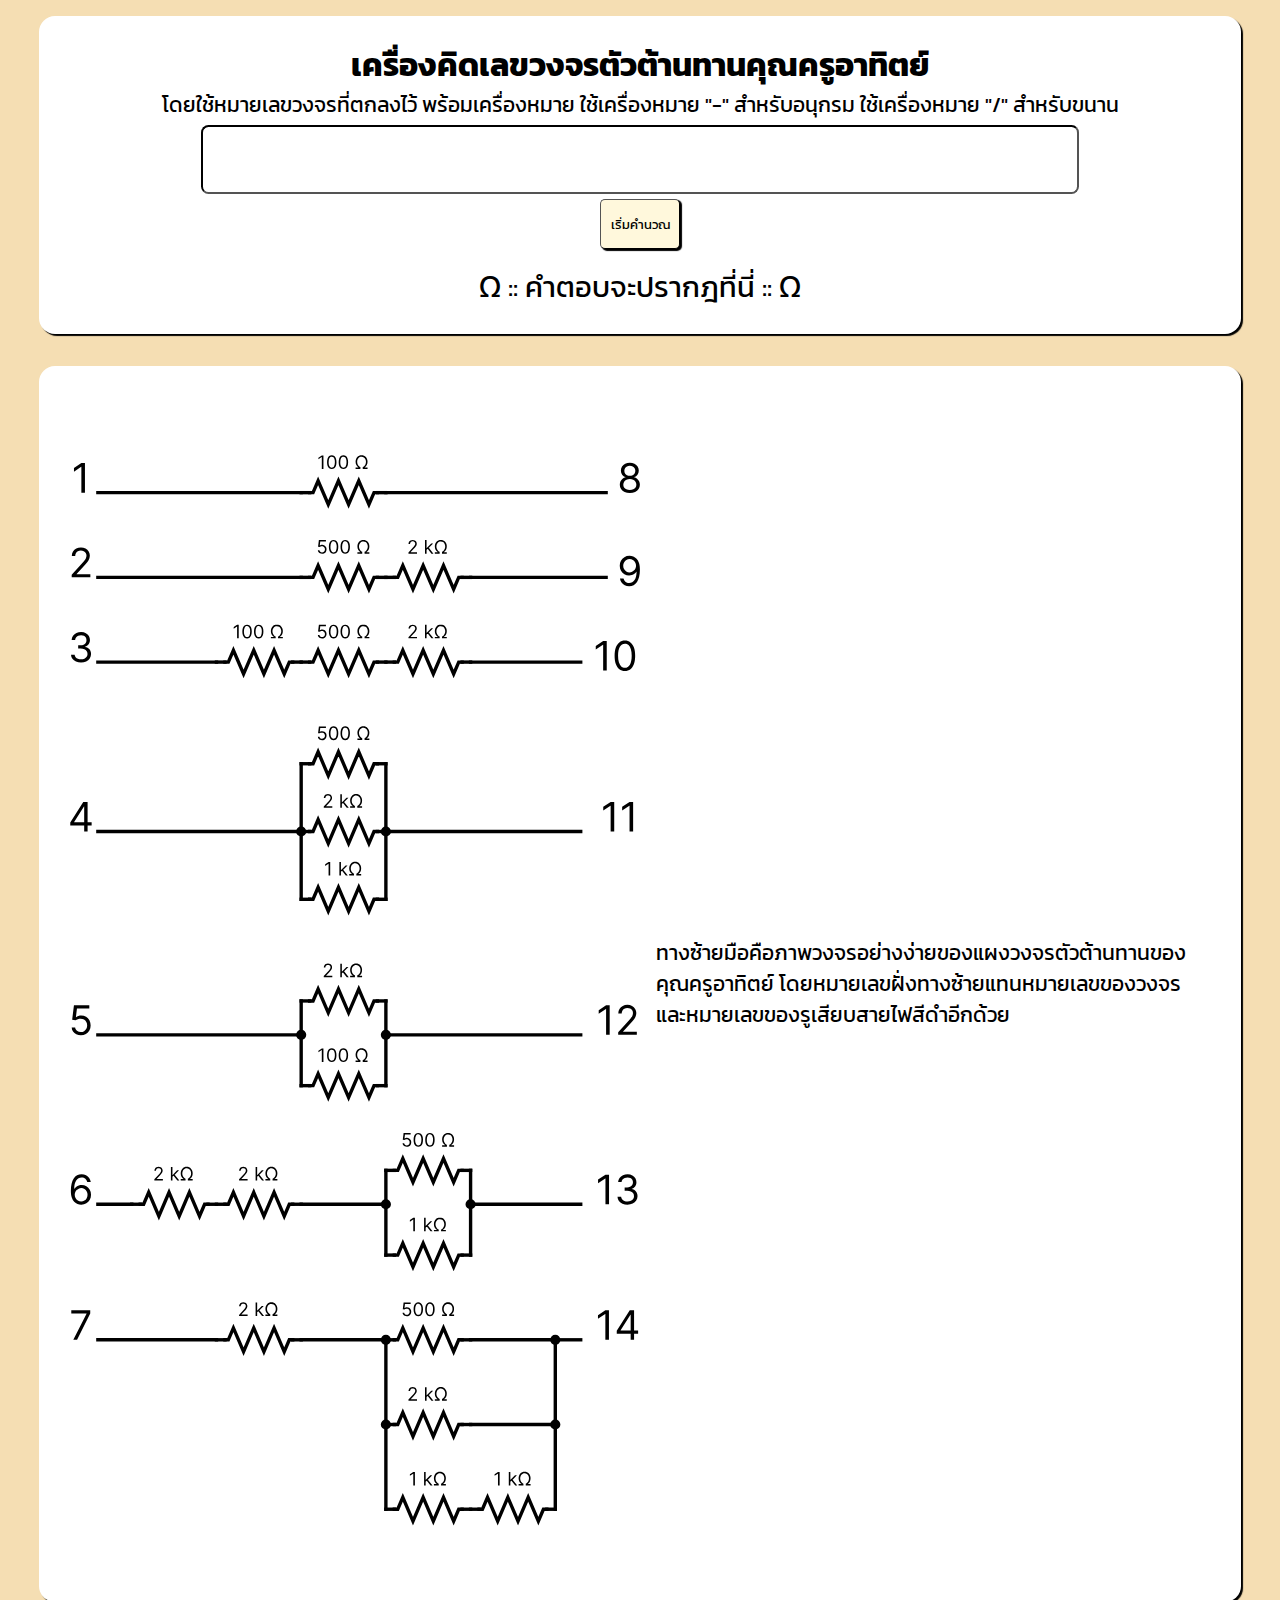
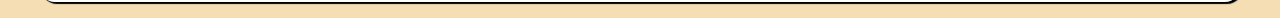
<file: index.html>
<!DOCTYPE html>
<html lang="en">
<head>
    <meta charset="UTF-8">
    <meta name="viewport" content="width=device-width, initial-scale=1.0">
    <link rel="stylesheet" href="style.css">
    <script src="script.js">
        inputForm = document.querySelector('input')
        inputForm.addEventListener('keyup', (e) => {
            if ( e.keyCode == 'Enter' )
                console.log("Hi")
        })
    </script>
    <title>PFONT :วงจรตัวต้านทาน</title>
</head>
<body>
    <div id="calcAns" class="container">
        <h1>เครื่องคิดเลขวงจรตัวต้านทานคุณครูอาทิตย์</h1>
        <p>โดยใช้หมายเลขวงจรที่ตกลงไว้ พร้อมเครื่องหมาย ใช้เครื่องหมาย "-" สำหรับอนุกรม ใช้เครื่องหมาย "/" สำหรับขนาน</p>
        <input type="text" id="eqInput">
        <button onclick="sunEquationToAnswer()">เริ่มคำนวณ</button>
        <p id="outputForm"> Ω :: คำตอบจะปรากฎที่นี่ :: Ω</p>

        <!-- ร่องรอยเวทย์มนต์ -->
    </div>

    <div class="container desc-container">
        <img src="circuit.svg" alt="">
        <p>
           ทางซ้ายมือคือภาพวงจรอย่างง่ายของแผงวงจรตัวต้านทานของคุณครูอาทิตย์ โดยหมายเลขฝั่งทางซ้ายแทนหมายเลขของวงจรและหมายเลขของรูเสียบสายไฟสีดำอีกด้วย
        </p>
    </div>
</body>
</html>
</file>
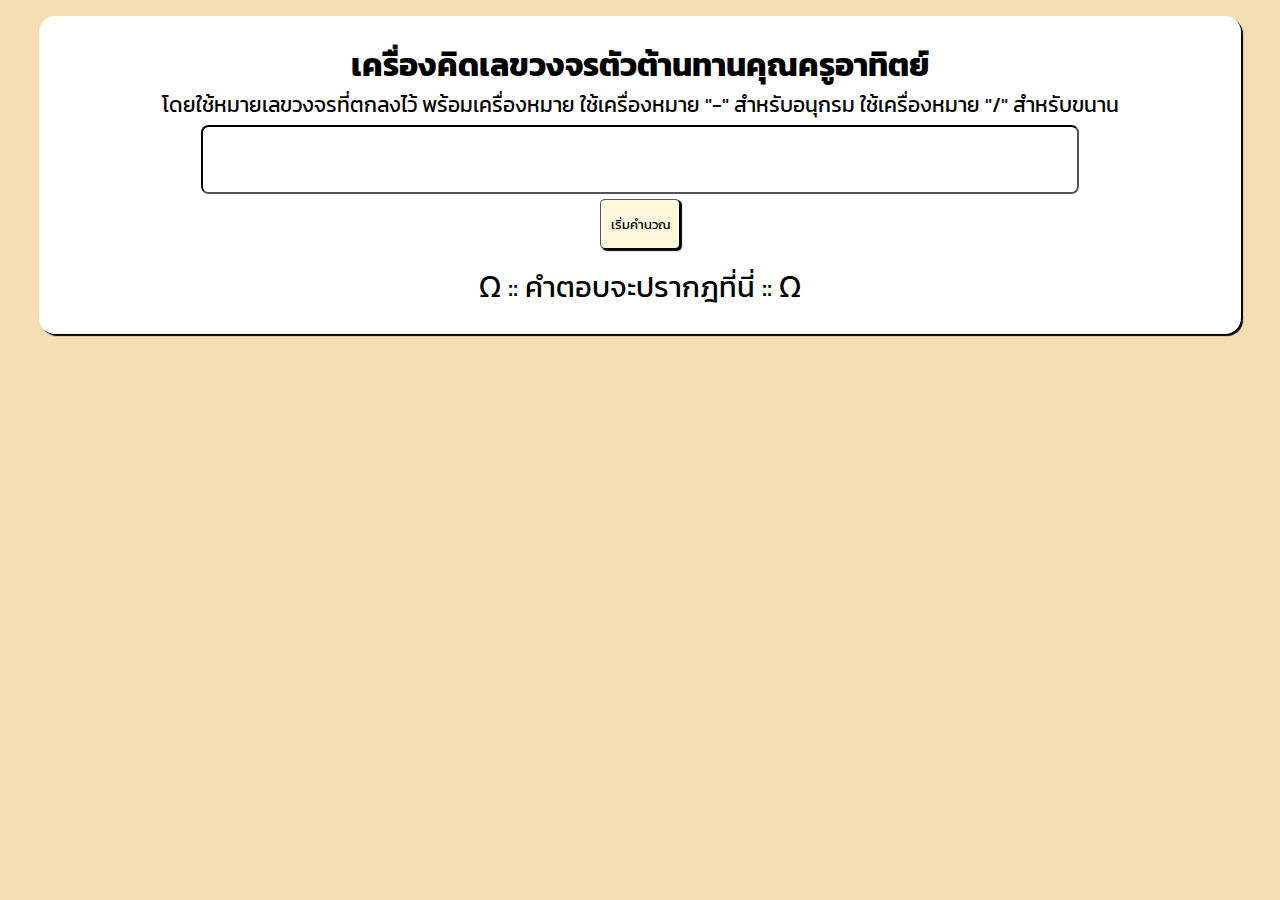
<file: main.html>
<!DOCTYPE html>
<html lang="en">
<head>
    <meta charset="UTF-8">
    <meta name="viewport" content="width=device-width, initial-scale=1.0">
    <link rel="stylesheet" href="style.css">
    <script src="script.js"></script>
    <title>PFONT :วงจรตัวต้านทาน</title>
</head>
<body>
    <div class="container">
        <h1>เครื่องคิดเลขวงจรตัวต้านทานคุณครูอาทิตย์</h1>
        <p>โดยใช้หมายเลขวงจรที่ตกลงไว้ พร้อมเครื่องหมาย ใช้เครื่องหมาย "-" สำหรับอนุกรม ใช้เครื่องหมาย "/" สำหรับขนาน</p>
        <input type="text" id="eqInput">
        <button onclick="calc()">เริ่มคำนวณ</button>
        <p id="outputForm"> Ω :: คำตอบจะปรากฎที่นี่ :: Ω</p>
    </div>
</body>
</html>
</file>
<file: style.css>
@import url('https://fonts.googleapis.com/css2?family=Kanit:wght@200;400&display=swap');

* {
    margin: 0;
    padding: 0;
    font-family: "Kanit";
}

body {
    background-color: wheat;

    display: flex;
    justify-content: center;
    align-items: center;
    flex-wrap: wrap;
}

p {
    font-size: 16pt;
    text-align: center;
}

input {
    border-color: black;
    font-size: 24pt;
    padding: 5px;
    border-radius: 7.5px;
    margin: 5px;
    width: 75%;
    height: 55px;

    transition: all 300ms 100ms;
}

button {
    width: 80px;
    height: 50px;
    background-color:cornsilk;
    box-shadow: 2px 1.5px 1px black;
    border-radius: 5px;
    border-width: 1px;
    font-size: 10pt;
    margin-bottom: 16px;

    transition: all 300ms 50ms;
}

button:hover {
    box-shadow: 2px 2px 5px black;
    font-size: 12pt;
}

input:hover {
    border-radius: 15px;
    font-size: 22pt;
    width: 78%;
}

.container {
    margin: 16px;
    padding: 25px;
    width: 90%;
    height: auto;
    background-color: white;
    border-radius: 16px;
    box-shadow: 2px 2px 1px black;

    display: grid;
    place-items: center;
    flex-wrap: wrap;
}

#outputForm {
    font-size: 22pt;
}

#chocolateBox{
    width: 300px;
    box-shadow: 0px 0px 5px black;
    margin: 32px;
}

.desc-container{
    display: grid;
    grid-template-columns: 1fr 1fr;
}

.desc-container p {
    text-align: left;
    margin: 16px;
}

.desc-container img {
    width: 100%;
}
</file>
